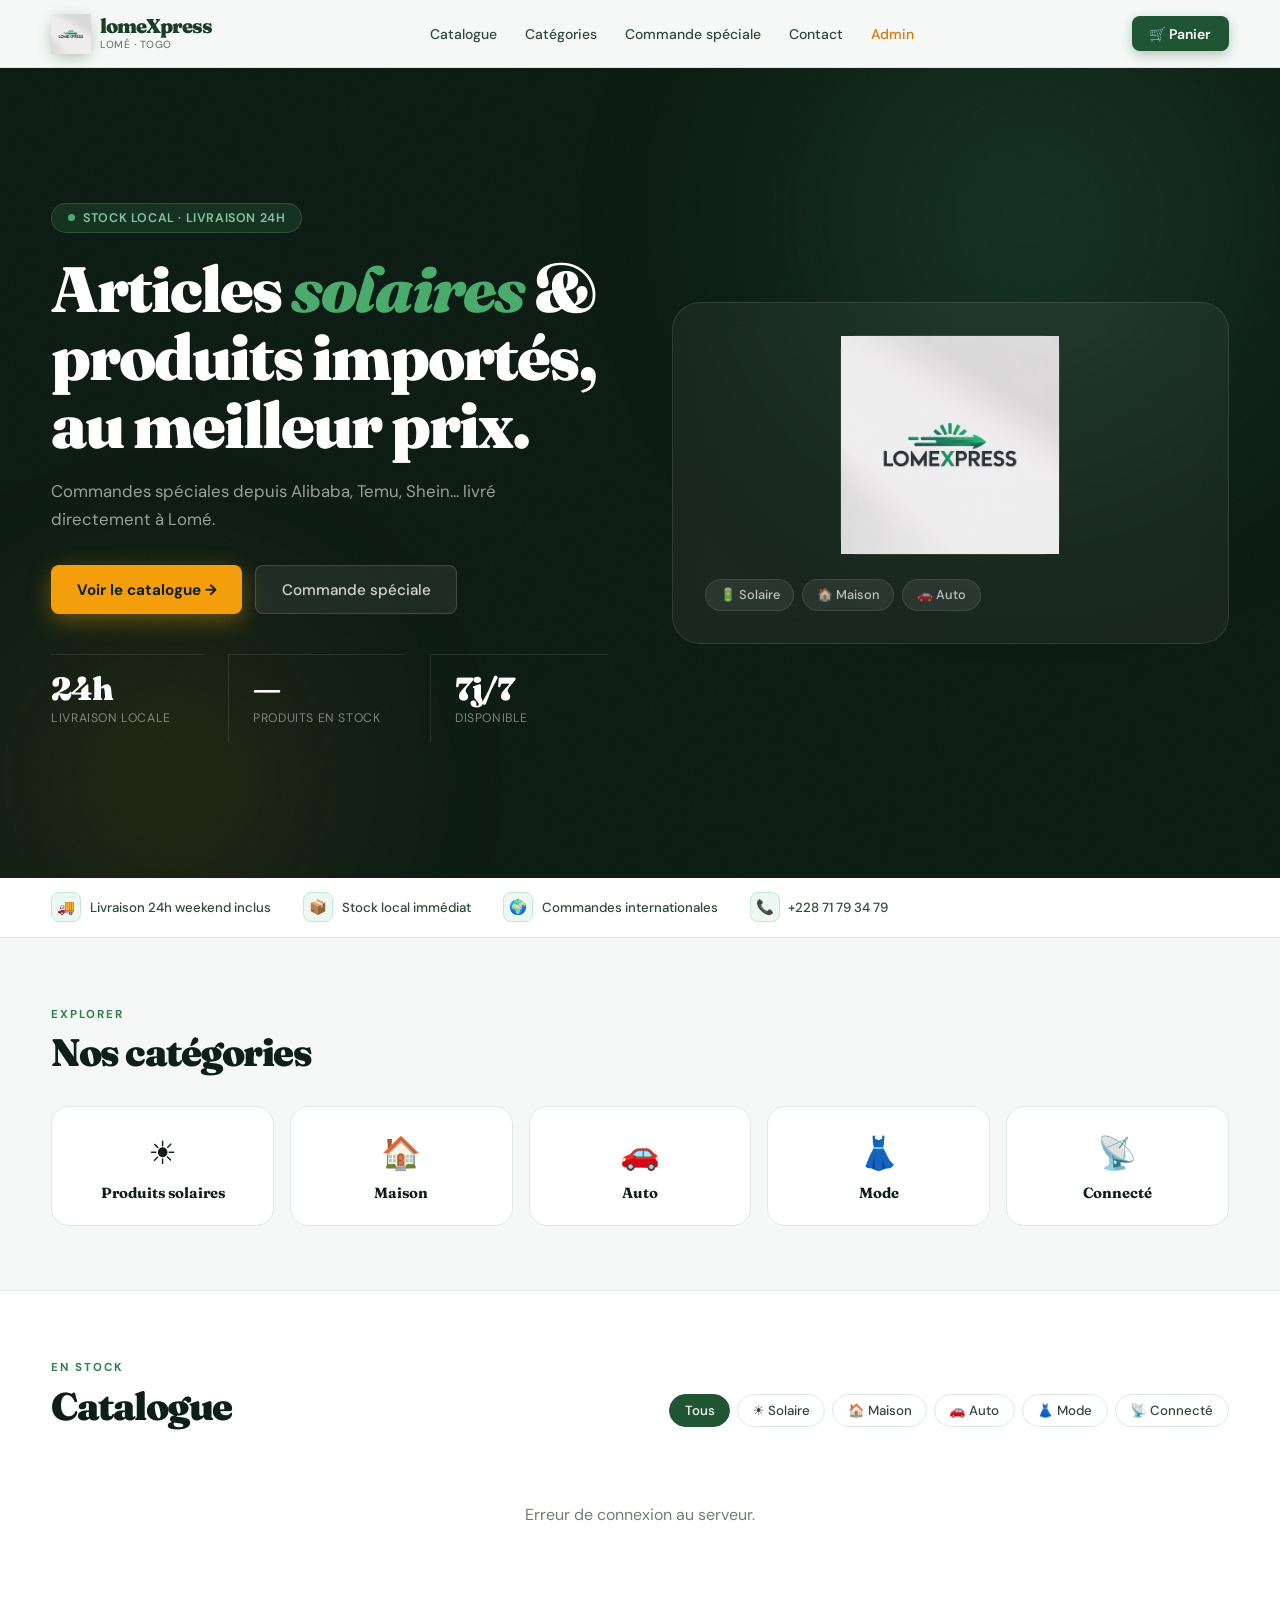
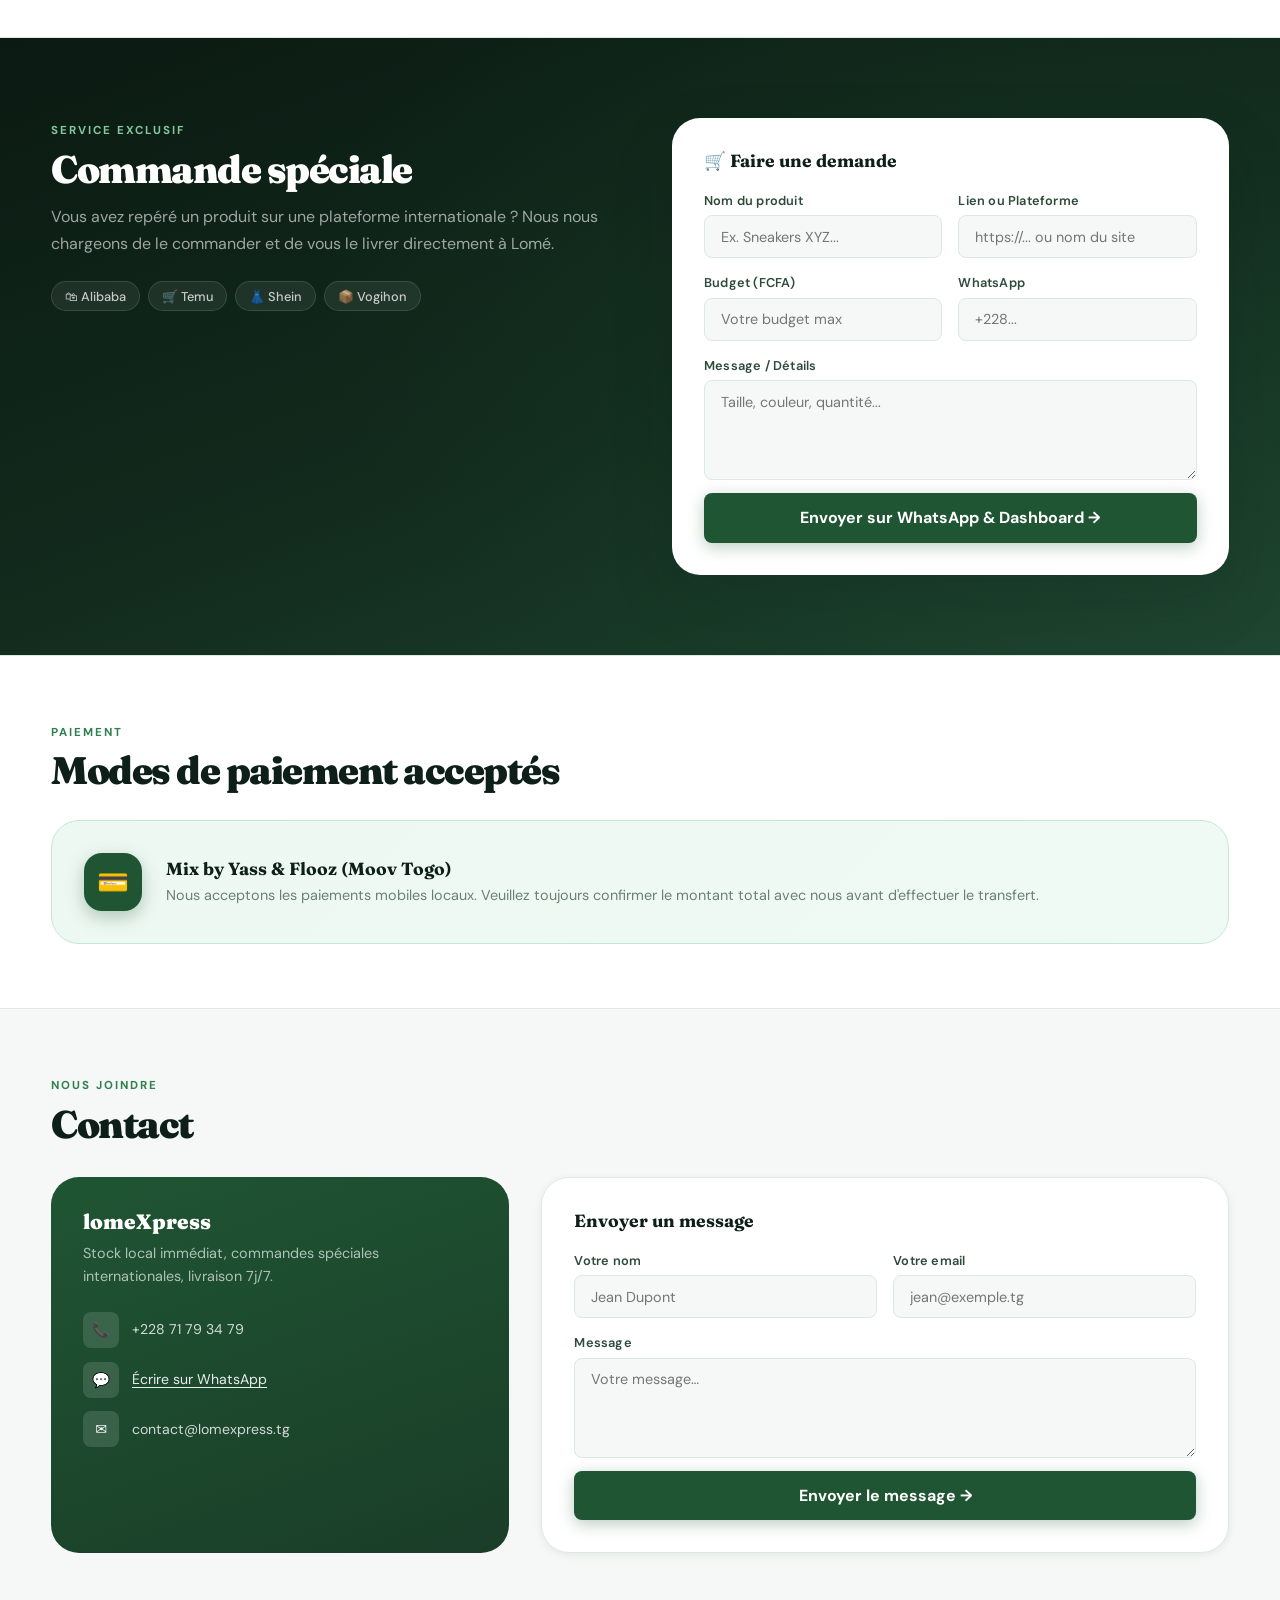
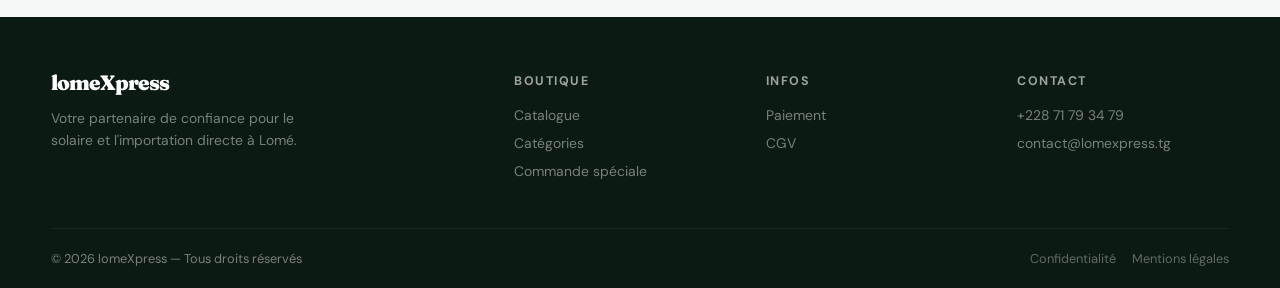
<file: index.html>
<!DOCTYPE html>
<html lang="fr">
<head>
    <meta charset="UTF-8"/>
    <meta name="viewport" content="width=device-width, initial-scale=1"/>
    <title>lomeXpress – Articles solaires &amp; produits importés</title>
    <meta name="description" content="Stock local, livraison 24h (weekend inclus), commandes spéciales depuis Alibaba, Temu, Shein..."/>
    <link rel="icon" type="image/png" href="uploads/LG4.jpeg"/>
    <link rel="apple-touch-icon" href="uploads/LG4.jpeg"/>
    <link rel="stylesheet" href="style.css"/>
</head>
<body>

<header class="site-header" id="main-header">
    <div class="container nav-inner">
        <a class="brand" href="#">
            <div class="brand-mark">
              <img src="uploads/LG4.jpeg" alt="">
            </div>
            <div>
                <span class="brand-name">lomeXpress</span>
                <span class="brand-sub">Lomé · Togo</span>
            </div>
        </a>
        <nav>
            <ul class="nav-links">
                <li><a href="#catalog">Catalogue</a></li>
                <li><a href="#categories">Catégories</a></li>
                <li><a href="#special">Commande spéciale</a></li>
                <li><a href="#contact">Contact</a></li>
                <li><a href="dashboard.html" style="color:var(--a500)">Admin</a></li>
            </ul>
        </nav>
        <div class="nav-actions">
            <button class="btn-cart" onclick="openModal('cartModal')">
                🛒 Panier
                <span class="cart-badge" id="cart-badge">0</span>
            </button>
        </div>
    </div>
</header>

<section class="hero">
    <div class="hero-grain"></div>
    <div class="container hero-inner">
        <div class="hero-text">
            <div class="hero-tag"><span class="tag-dot"></span> Stock local · Livraison 24h</div>
            <h1 class="hero-h1">Articles <em>solaires</em> &amp;<br>produits importés,<br>au meilleur prix.</h1>
            <p class="hero-lead">Commandes spéciales depuis Alibaba, Temu, Shein... livré directement à Lomé.</p>
            <div class="hero-btns">
                <a class="btn-amber" href="#catalog">Voir le catalogue →</a>
                <a class="btn-ghost" href="#special">Commande spéciale</a>
            </div>
            <div class="hero-stats">
                <div class="hero-stat">
                    <div class="stat-val">24h</div>
                    <div class="stat-lbl">Livraison locale</div>
                </div>
                <div class="hero-stat">
                    <div class="stat-val" id="hero-sku">—</div>
                    <div class="stat-lbl" id="hero-sku-lbl">Produits en stock</div>
                </div>
                <div class="hero-stat">
                    <div class="stat-val">7j/7</div>
                    <div class="stat-lbl">Disponible</div>
                </div>
            </div>
        </div>
        <div class="hero-visual">
            <div class="hero-card">
                <div class="hero-card-icon"><img src="uploads/LG4.jpeg" alt=""></div>
                <div class="hero-pills">
                    <span class="hero-pill">🔋 Solaire</span>
                    <span class="hero-pill">🏠 Maison</span>
                    <span class="hero-pill">🚗 Auto</span>
                </div>
            </div>
        </div>
    </div>
</section>

<div class="trust-bar">
    <div class="container">
        <div class="trust-list">
            <div class="trust-item"><div class="trust-icon">🚚</div> Livraison 24h weekend inclus</div>
            <div class="trust-item"><div class="trust-icon">📦</div> Stock local immédiat</div>
            <div class="trust-item"><div class="trust-icon">🌍</div> Commandes internationales</div>
            <div class="trust-item"><div class="trust-icon">📞</div> +228 71 79 34 79</div>
        </div>
    </div>
</div>

<section class="section" id="categories">
    <div class="container">
        <div class="reveal">
            <div class="section-label">Explorer</div>
            <h2 class="section-title">Nos catégories</h2>
        </div>
        <div class="cats-grid stagger" style="margin-top:2rem">
            <div class="cat-card" onclick="filterCat('solar')"><div class="cat-emoji">☀️</div><div class="cat-name">Produits solaires</div></div>
            <div class="cat-card" onclick="filterCat('home')"><div class="cat-emoji">🏠</div><div class="cat-name">Maison</div></div>
            <div class="cat-card" onclick="filterCat('car')"><div class="cat-emoji">🚗</div><div class="cat-name">Auto</div></div>
            <div class="cat-card" onclick="filterCat('fashion')"><div class="cat-emoji">👗</div><div class="cat-name">Mode</div></div>
            <div class="cat-card" onclick="filterCat('connected')"><div class="cat-emoji">📡</div><div class="cat-name">Connecté</div></div>
        </div>
    </div>
</section>

<section class="section section-alt" id="catalog">
    <div class="container">
        <div class="reveal" style="display:flex;justify-content:space-between;align-items:flex-end;gap:1rem;flex-wrap:wrap;margin-bottom:1.5rem">
            <div>
                <div class="section-label">En stock</div>
                <h2 class="section-title">Catalogue</h2>
            </div>
            <div class="filter-bar" id="filter-bar">
                <button class="filter-btn active" data-filter="all" onclick="filterProducts('all',this)">Tous</button>
                <button class="filter-btn" data-filter="solar" onclick="filterProducts('solar',this)">☀️ Solaire</button>
                <button class="filter-btn" data-filter="home" onclick="filterProducts('home',this)">🏠 Maison</button>
                <button class="filter-btn" data-filter="car" onclick="filterProducts('car',this)">🚗 Auto</button>
                <button class="filter-btn" data-filter="fashion" onclick="filterProducts('fashion',this)">👗 Mode</button>
                <button class="filter-btn" data-filter="connected" onclick="filterProducts('connected',this)">📡 Connecté</button>
            </div>
        </div>
        <div class="products-grid" id="products-grid">
            <div id="products-loading" style="grid-column:1/-1;text-align:center;padding:3rem;color:var(--muted)">Chargement...</div>
        </div>
    </div>
</section>

<section class="special-section" id="special">
  <div class="container">
    <div class="special-grid">
      <div class="special-info reveal">
        <div class="section-label">Service exclusif</div>
        <h2 class="section-title">Commande spéciale</h2>
        <p>Vous avez repéré un produit sur une plateforme internationale ? Nous nous chargeons de le commander et de vous le livrer directement à Lomé.</p>
        <div class="platform-pills">
          <span class="platform-pill">🛍 Alibaba</span>
          <span class="platform-pill">🛒 Temu</span>
          <span class="platform-pill">👗 Shein</span>
          <span class="platform-pill">📦 Vogihon</span>
        </div>
      </div>

      <div class="form-card reveal">
        <div class="form-title">🛒 Faire une demande</div>
        <form id="specialOrderForm" onsubmit="handleSpecialOrder(event)">
          <div class="form-grid">
            <div class="form-group">
              <label class="form-label">Nom du produit</label>
              <input name="product_name" class="form-input" placeholder="Ex. Sneakers XYZ..." required/>
            </div>
            <div class="form-group">
              <label class="form-label">Lien ou Plateforme</label>
              <input name="product_link" class="form-input" type="text" placeholder="https://... ou nom du site"/>
            </div>
            <div class="form-group">
              <label class="form-label">Budget (FCFA)</label>
              <input name="budget" class="form-input" type="number" placeholder="Votre budget max"/>
            </div>
            <div class="form-group">
              <label class="form-label">WhatsApp</label>
              <input name="client_phone" class="form-input" placeholder="+228..." required/>
            </div>
            <div class="form-group full">
              <label class="form-label">Message / Détails</label>
              <textarea name="details" class="form-textarea" placeholder="Taille, couleur, quantité..."></textarea>
            </div>
          </div>
          <button class="btn-submit" type="submit">Envoyer sur WhatsApp & Dashboard →</button>
        </form>
      </div>
    </div>
  </div>
</section>

<section class="section section-alt" id="payment">
  <div class="container">
    <div class="reveal" style="margin-bottom:1.8rem">
      <div class="section-label">Paiement</div>
      <h2 class="section-title">Modes de paiement acceptés</h2>
    </div>
    <div class="payment-card reveal">
      <div class="payment-icon">💳</div>
      <div class="payment-text">
        <h3>Mix by Yass & Flooz (Moov Togo)</h3>
        <p>Nous acceptons les paiements mobiles locaux. Veuillez toujours confirmer le montant total avec nous avant d'effectuer le transfert.</p>
      </div>
    </div>
  </div>
</section>

<section class="section" id="contact">
  <div class="container">
    <div class="reveal" style="margin-bottom:2rem">
      <div class="section-label">Nous joindre</div>
      <h2 class="section-title">Contact</h2>
    </div>
    <div class="contact-grid">
      <div class="contact-info-card reveal">
        <h3>lomeXpress</h3>
        <p>Stock local immédiat, commandes spéciales internationales, livraison 7j/7.</p>
        <div class="contact-item">
          <div class="contact-icon">📞</div>
          <div class="contact-text">+228 71 79 34 79</div>
        </div>
        <div class="contact-item">
          <div class="contact-icon">💬</div>
          <div class="contact-text">
            <a href="https://wa.me/22871793479" target="_blank">Écrire sur WhatsApp</a>
          </div>
        </div>
        <div class="contact-item">
          <div class="contact-icon">✉️</div>
          <div class="contact-text">contact@lomexpress.tg</div>
        </div>
      </div>

      <div class="contact-form-card reveal">
        <div class="form-title">Envoyer un message</div>
        <form onsubmit="handleContact(event)">
          <div class="form-grid">
            <div class="form-group">
              <label class="form-label">Votre nom</label>
              <input class="form-input" placeholder="Jean Dupont" required/>
            </div>
            <div class="form-group">
              <label class="form-label">Votre email</label>
              <input class="form-input" type="email" placeholder="jean@exemple.tg" required/>
            </div>
            <div class="form-group full">
              <label class="form-label">Message</label>
              <textarea class="form-textarea" placeholder="Votre message…" required></textarea>
            </div>
          </div>
          <button class="btn-submit" type="submit">Envoyer le message →</button>
        </form>
      </div>
    </div>
  </div>
</section>



<footer class="site-footer">
  <div class="container">

    <!-- Partie haute -->
    <div class="footer-top">
      <div class="footer-brand">
        <span class="brand-name">lomeXpress</span>
        <p>Votre partenaire de confiance pour le solaire et l'importation directe à Lomé.</p>
      </div>

      <div class="footer-col">
        <h4>Boutique</h4>
        <ul>
          <li><a href="#catalog">Catalogue</a></li>
          <li><a href="#categories">Catégories</a></li>
          <li><a href="#special">Commande spéciale</a></li>
        </ul>
      </div>

      <div class="footer-col">
        <h4>Infos</h4>
        <ul>
          <li><a href="#payment">Paiement</a></li>
          <li><a href="#">CGV</a></li>
        </ul>
      </div>

      <div class="footer-col">
        <h4>Contact</h4>
        <ul>
          <li><a href="tel:+22871793479">+228 71 79 34 79</a></li>
          <li><a href="mailto:contact@lomexpress.tg">contact@lomexpress.tg</a></li>
        </ul>
      </div>
    </div>

    <!-- Partie basse -->
    <div class="footer-bottom">
      <span>© <span id="footer-year"></span> lomeXpress — Tous droits réservés</span>
      <div class="footer-links">
        <a href="#">Confidentialité</a>
        <a href="#">Mentions légales</a>
      </div>
    </div>

  </div>
</footer>

<div class="modal-overlay" id="productModal">
    <div class="modal-panel">
        <div class="modal-head">
            <strong id="modal-name">Produit</strong>
            <button class="modal-close" onclick="closeModal('productModal')">✕</button>
        </div>
        <div class="modal-body">
            <div id="modal-media-container" class="product-media-slider">
                </div>
            <div class="product-price" id="modal-price" style="font-size:1.5rem;margin-bottom:.6rem">—</div>
            <p id="modal-desc" style="color:var(--muted);font-size:.92rem;line-height:1.6;margin-bottom:1.2rem">—</p>
            <div style="display:flex;gap:.6rem;flex-wrap:wrap">
                <button class="btn-add" id="modal-cart-btn" style="flex:1">Ajouter au panier</button>
                <button class="btn-view-sm" onclick="closeModal('productModal')">Fermer</button>
            </div>
        </div>
    </div>
</div>

<div class="modal-overlay" id="cartModal">
    <div class="modal-panel">
        <div class="modal-head"><strong>Votre panier</strong><button class="modal-close" onclick="closeModal('cartModal')">✕</button></div>
        <div class="modal-body">
            <div id="cart-items"></div>
            <div id="cart-footer" style="display:none;padding-top:1rem;border-top:1px solid var(--border);margin-top:.5rem">
                <div style="display:flex;justify-content:space-between;font-weight:700;margin-bottom:1rem">
                    <span>Total</span><span id="cart-total" style="color:var(--g600)">0 FCFA</span>
                </div>
                <button class="btn-submit" onclick="checkout()">Commander sur WhatsApp →</button>
            </div>
        </div>
    </div>
</div>

<div class="toast" id="toast"><span id="toast-icon">✅</span> <span id="toast-msg"></span></div>

<script src="scripts.js"></script>

</body>
</html>
</file>
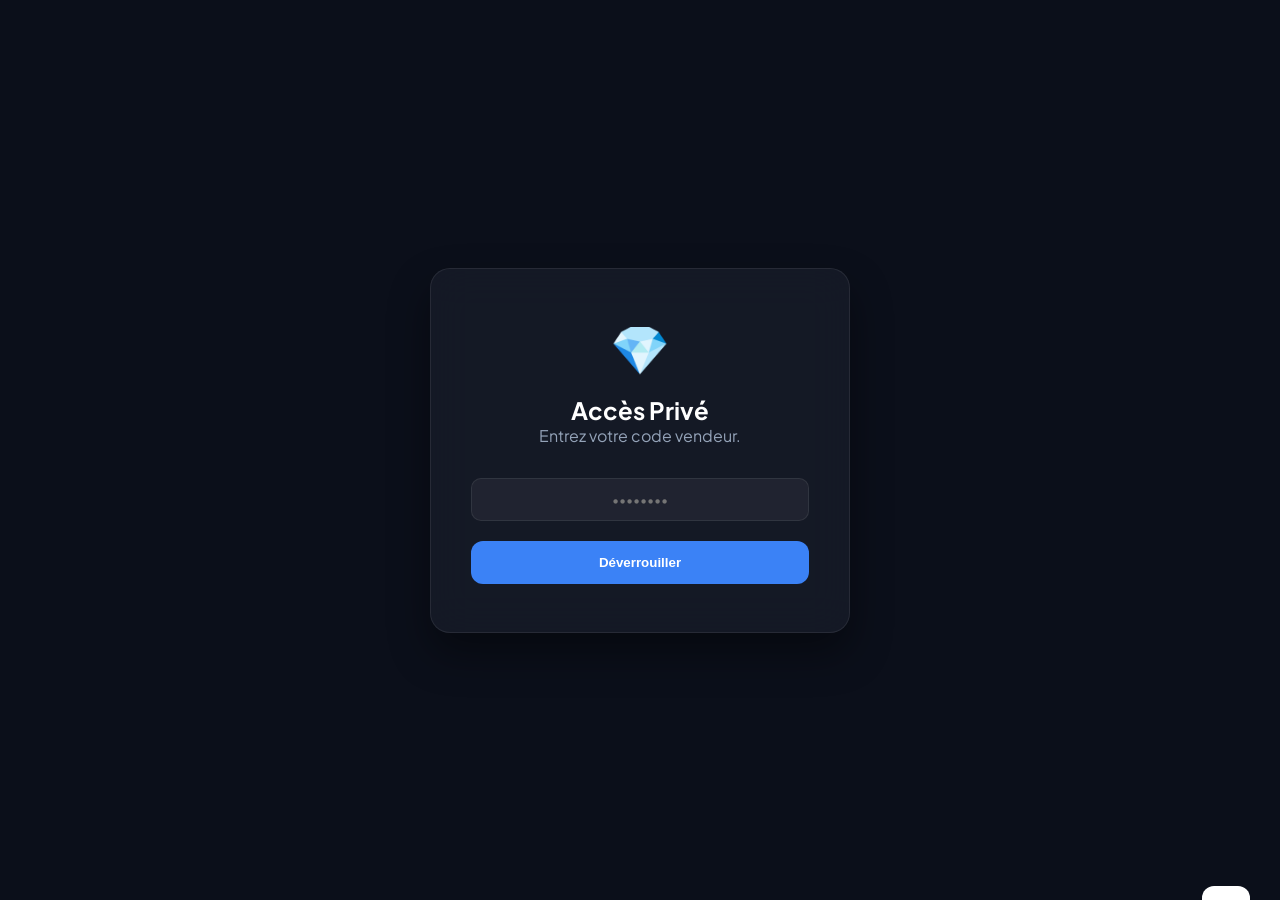
<file: dashboard.html>
<!DOCTYPE html>
<html lang="fr">
<head>
  <meta charset="UTF-8"/>
  <meta name="viewport" content="width=device-width, initial-scale=1"/>
  <title>lomeXpress — Admin</title>
  <link rel="icon" type="image/png" href="uploads/LG4.jpeg"/>
  <link rel="apple-touch-icon" href="uploads/LG4.jpeg"/>
  
  <link rel="preconnect" href="https://fonts.googleapis.com">
  <link href="https://fonts.googleapis.com/css2?family=Plus+Jakarta+Sans:wght@300;400;600;800&display=swap" rel="stylesheet">

  <style>
    /* ═══════════════════════════════════════════════════════
       DESIGN SYSTEM (Style Original Conservé)
    ═══════════════════════════════════════════════════════ */
    :root {
      --bg: #0b0f1a;
      --surface: rgba(23, 28, 41, 0.8);
      --border: rgba(255, 255, 255, 0.08);
      --accent: #3b82f6;
      --accent-glow: rgba(59, 130, 246, 0.3);
      --ink: #ffffff;
      --ink-muted: #94a3b8;
      --danger: #ef4444;
      --r-lg: 20px;
      --r-md: 12px;
    }

    * { margin: 0; padding: 0; box-sizing: border-box; }
    body { font-family: 'Plus Jakarta Sans', sans-serif; background: var(--bg); color: var(--ink); overflow-x: hidden; min-height: 100vh; }

    .bg-glow {
      position: fixed; top: -10%; left: -10%; width: 40%; height: 40%;
      background: radial-gradient(circle, var(--accent-glow) 0%, transparent 70%);
      filter: blur(80px); z-index: -1; animation: float 10s infinite alternate;
    }
    @keyframes float { from { transform: translate(0,0); } to { transform: translate(20%, 20%); } }

    /* ══ LOGIN ═══════════════════════ */
    .login-screen { position: fixed; inset: 0; z-index: 1000; display: flex; align-items: center; justify-content: center; background: var(--bg); padding: 20px; }
    .login-card { background: var(--surface); backdrop-filter: blur(20px); border: 1px solid var(--border); padding: 3rem 2.5rem; border-radius: var(--r-lg); width: 100%; max-width: 420px; text-align: center; box-shadow: 0 20px 40px rgba(0,0,0,0.4); animation: reveal 0.6s cubic-bezier(0.2, 0.8, 0.2, 1); }
    @keyframes reveal { from { opacity: 0; transform: translateY(20px); } to { opacity: 1; transform: translateY(0); } }

    /* ══ LAYOUT ══════════════════════════════════ */
    .dash-container { display: none; padding-top: 80px; }
    header { position: fixed; top: 0; width: 100%; height: 70px; background: rgba(11, 15, 26, 0.7); backdrop-filter: blur(15px); border-bottom: 1px solid var(--border); z-index: 500; display: flex; align-items: center; }
    .header-content { width: 100%; max-width: 1200px; margin: 0 auto; padding: 0 24px; display: flex; justify-content: space-between; align-items: center; }
    .brand { font-weight: 800; font-size: 1.2rem; }
    .brand span { color: var(--accent); }

    .dash-nav { display: flex; gap: 8px; background: rgba(255,255,255,0.03); padding: 5px; border-radius: 12px; }
    .nav-btn { padding: 8px 16px; border: none; background: none; color: var(--ink-muted); font-weight: 600; font-size: 0.85rem; cursor: pointer; border-radius: 8px; transition: 0.3s; }
    .nav-btn.active { background: var(--accent); color: white; box-shadow: 0 4px 12px var(--accent-glow); }

    .main-grid { max-width: 1200px; margin: 0 auto; padding: 24px; }

    /* KPI Cards */
    .stats-row { display: grid; grid-template-columns: repeat(auto-fit, minmax(240px, 1fr)); gap: 20px; margin-bottom: 32px; }
    .stat-card { background: var(--surface); border: 1px solid var(--border); padding: 24px; border-radius: var(--r-md); }
    .stat-card h4 { font-size: 0.75rem; color: var(--ink-muted); text-transform: uppercase; letter-spacing: 1px; }
    .stat-card .val { font-size: 2.2rem; font-weight: 800; margin-top: 8px; }

    /* Tables & Cards */
    .glass-card { background: var(--surface); border: 1px solid var(--border); border-radius: var(--r-lg); padding: 24px; margin-bottom: 24px; animation: reveal 0.8s ease; }
    .tab-content { display: none; }
    .tab-content.active { display: block; }

    .img-preview-sm { width: 45px; height: 45px; border-radius: 8px; object-fit: cover; background: #000; border: 1px solid var(--border); }
    table { width: 100%; border-collapse: collapse; margin-top: 16px; }
    th { text-align: left; padding: 12px; color: var(--ink-muted); font-size: 0.75rem; text-transform: uppercase; border-bottom: 1px solid var(--border); }
    td { padding: 12px; border-bottom: 1px solid var(--border); font-size: 0.9rem; vertical-align: middle; }

    .form-group { margin-bottom: 20px; }
    .form-label { display: block; margin-bottom: 8px; font-size: 0.85rem; color: var(--ink-muted); }
    .form-input, .form-select, .form-textarea { width: 100%; background: rgba(255,255,255,0.05); border: 1px solid var(--border); padding: 12px; border-radius: 10px; color: white; font-family: inherit; }

    .btn-submit { width: 100%; padding: 14px; background: var(--accent); color: white; border: none; border-radius: 12px; font-weight: 700; cursor: pointer; transition: 0.3s; }
    .btn-submit:hover { transform: translateY(-2px); box-shadow: 0 8px 20px var(--accent-glow); }

    /* Modal Suppression */
    .modal { position: fixed; inset: 0; z-index: 2000; background: rgba(0,0,0,0.8); backdrop-filter: blur(10px); display: none; align-items: center; justify-content: center; padding: 20px; }
    .modal-card { background: var(--surface); border: 1px solid var(--border); padding: 2.5rem; border-radius: var(--r-lg); max-width: 400px; width: 100%; text-align: center; }

    .toast { position: fixed; bottom: 30px; right: 30px; background: white; color: black; padding: 16px 24px; border-radius: 12px; font-weight: 700; transform: translateY(150%); transition: 0.4s; z-index: 3000; }
    .toast.show { transform: translateY(0); }

    .qty-badge { background: #1e293b; padding: 4px 10px; border-radius: 20px; border: 1px solid var(--border); font-weight: 800; }
    .btn-action { background: none; border: 1px solid var(--border); color: white; padding: 6px 10px; border-radius: 6px; cursor: pointer; }
  </style>
</head>
<body>

  <div class="bg-glow"></div>

  <div id="login-screen" class="login-screen">
    <div class="login-card">
      <div style="font-size: 3rem; margin-bottom: 1rem;">💎</div>
      <h2>Accès Privé</h2>
      <p style="color: var(--ink-muted); margin-bottom: 2rem;">Entrez votre code vendeur.</p>
      <input type="password" id="login-code" class="form-input" placeholder="••••••••" style="text-align:center; margin-bottom:20px;">
      <button class="btn-submit" onclick="doLogin()">Déverrouiller</button>
    </div>
  </div>

  <div id="dashboard-ui" class="dash-container">
    <header>
      <div class="header-content">
        <div class="brand">LOME<span>XPRESS</span></div>
        <nav class="dash-nav">
          <button class="nav-btn active" onclick="switchTab('overview', this)">📊 Stats</button>
          <button class="nav-btn" onclick="switchTab('inventory', this)">📦 Stock</button>
          <button class="nav-btn" onclick="switchTab('publish', this)">➕ Ajouter</button>
          <button class="nav-btn" onclick="switchTab('config', this)">⚙️ Config</button>
        </nav>
        <button onclick="doLogout()" style="background:none; border:none; color:var(--accent); font-weight:700; cursor:pointer;">Quitter</button>
      </div>
    </header>

    <main class="main-grid">
      <section id="tab-overview" class="tab-content active">
        <div class="stats-row">
          <div class="stat-card"><h4>Produits</h4><div class="val" id="stat-total">0</div></div>
          <div class="stat-card"><h4>Rupture</h4><div class="val" id="stat-out" style="color:var(--danger)">0</div></div>
          <div class="stat-card"><h4>Stock Faible</h4><div class="val" id="stat-low" style="color:#f59e0b">0</div></div>
        </div>
        <div class="glass-card">
          <h3>Dernière Activité</h3>
          <p id="last-log" style="color:var(--ink-muted); margin-top:15px;">Dashboard prêt pour la gestion.</p>
        </div>
      </section>

      <section id="tab-inventory" class="tab-content">
        <div class="glass-card">
          <div style="display:flex; justify-content:space-between; align-items:center; margin-bottom:20px;">
            <h3>Inventaire</h3>
            <input type="text" placeholder="Chercher..." id="search-input" class="form-input" style="width:200px;" oninput="filterTable()">
          </div>
          <div style="overflow-x:auto;">
            <table>
              <thead>
                <tr><th>Image</th><th>Nom</th><th>Prix</th><th>Stock</th><th>Actions</th></tr>
              </thead>
              <tbody id="inventory-body"></tbody>
            </table>
          </div>
        </div>
      </section>

      <section id="tab-publish" class="tab-content">
        <div class="glass-card" style="max-width: 700px; margin: 0 auto;">
          <h3 id="form-title">Ajouter au catalogue</h3>
          <form id="product-form" onsubmit="handleSave(event)" style="margin-top:20px;">
            <input type="hidden" id="edit-id">
            <div class="form-group"><label class="form-label">Nom</label><input type="text" id="pub-name" class="form-input" required></div>
            <div style="display:grid; grid-template-columns: 1fr 1fr; gap:15px;">
              <div class="form-group"><label class="form-label">Prix (F)</label><input type="number" id="pub-price" class="form-input" required></div>
              <div class="form-group"><label class="form-label">Quantité</label><input type="number" id="pub-qty" class="form-input" required></div>
            </div>
            <div class="form-group">
              <label class="form-label">Catégorie</label>
              <select id="pub-cat" class="form-select">
                <option value="solar">☀️ Solaire</option><option value="home">🏠 Maison</option>
                <option value="car">🚗 Auto</option><option value="fashion">👗 Mode</option>
                <option value="connected">📡 Connecté</option>
              </select>
            </div>
            <div class="form-group"><label class="form-label">Description</label><textarea id="pub-desc" class="form-textarea" rows="3"></textarea></div>
            <div class="form-group"><label class="form-label">Médias</label><input type="file" id="pub-files" class="form-input" multiple accept="image/*"></div>
            <button type="submit" class="btn-submit" id="save-btn">Enregistrer</button>
          </form>
        </div>
      </section>

      <section id="tab-config" class="tab-content">
        <div class="glass-card" style="max-width: 450px; margin: 0 auto; text-align: center;">
          <div style="font-size: 2.5rem; margin-bottom: 1rem;">⚙️</div>
          <h3>Sécurité</h3>
          <p style="color: var(--ink-muted); margin-bottom: 2rem;">Changer votre code d'accès.</p>
          <input type="text" id="new-seller-code" class="form-input" placeholder="Nouveau code" style="margin-bottom:20px;">
          <button class="btn-submit" onclick="updateAccessCode()">Mettre à jour</button>
        </div>
      </section>
    </main>
  </div>

  <div id="del-modal" class="modal">
    <div class="modal-card">
      <div style="font-size: 3rem; margin-bottom: 1rem;">⚠️</div>
      <h3>Confirmer la suppression ?</h3>
      <div style="display:flex; gap:10px; margin-top: 2rem;">
        <button class="btn-submit" style="background:rgba(255,255,255,0.1);" onclick="closeDelModal()">Annuler</button>
        <button class="btn-submit" style="background:var(--danger);" id="confirm-del-btn">Supprimer</button>
      </div>
    </div>
  </div>

  <div id="toast" class="toast"><span id="toast-msg"></span></div>

  <script>
    const API = 'api.php';
    let SELLER_CODE = localStorage.getItem('LX_SELLER_CODE') || 'HOSTINGER2026';
    const SESSION_KEY = 'lx_session_auth';
    let products = [];
    let idToDelete = null;

    function doLogin() {
      if(document.getElementById('login-code').value === SELLER_CODE) {
        sessionStorage.setItem(SESSION_KEY, 'true');
        initDash();
      } else { showToast('Code erroné ❌'); }
    }
    function doLogout() { sessionStorage.removeItem(SESSION_KEY); location.reload(); }

    function initDash() {
      document.getElementById('login-screen').style.display = 'none';
      document.getElementById('dashboard-ui').style.display = 'block';
      loadProducts();
    }

    function switchTab(id, btn) {
      document.querySelectorAll('.tab-content').forEach(t => t.classList.remove('active'));
      document.querySelectorAll('.nav-btn').forEach(b => b.classList.remove('active'));
      document.getElementById('tab-' + id).classList.add('active');
      btn.classList.add('active');
    }

    function updateAccessCode() {
      const val = document.getElementById('new-seller-code').value.trim();
      if(val.length < 4) return showToast('Code trop court !');
      localStorage.setItem('LX_SELLER_CODE', val);
      SELLER_CODE = val;
      showToast('Code mis à jour ! ✅');
    }

    async function loadProducts() {
      try {
        const res = await fetch(`${API}?action=list`);
        const data = await res.json();
        if(data.ok) { products = data.products; renderAll(); }
      } catch(e) { showToast('Erreur API'); }
    }

    function renderAll() {
      // Maj Stats
      document.getElementById('stat-total').textContent = products.length;
      document.getElementById('stat-out').textContent = products.filter(p => p.qty <= 0).length;
      document.getElementById('stat-low').textContent = products.filter(p => p.qty > 0 && p.qty <= 5).length;

      // Maj Tableau
      const body = document.getElementById('inventory-body');
      body.innerHTML = products.slice().reverse().map(p => {
        let imgSrc = (p.media && p.media.length > 0) ? p.media[0].src : 'https://placehold.co/100x100/111/white?text=No+Img';
        return `
          <tr>
            <td><img src="${imgSrc}" class="img-preview-sm" onerror="this.src='https://placehold.co/100x100/111/white?text=Error'"></td>
            <td><strong>${p.name}</strong><br><small style="color:var(--ink-muted)">${p.category}</small></td>
            <td>${p.price.toLocaleString()} F</td>
            <td><span class="qty-badge">${p.qty}</span></td>
            <td>
              <button class="btn-action" onclick="editProduct('${p.id}')">✏️</button>
              <button class="btn-action" onclick="openDelModal('${p.id}')" style="color:var(--danger)">🗑️</button>
            </td>
          </tr>
        `;
      }).join('');
    }

    async function handleSave(e) {
      e.preventDefault();
      const btn = document.getElementById('save-btn');
      btn.disabled = true; btn.textContent = 'Envoi...';

      const fd = new FormData();
      fd.append('action', 'save');
      fd.append('code', SELLER_CODE);
      fd.append('id', document.getElementById('edit-id').value);
      fd.append('name', document.getElementById('pub-name').value);
      fd.append('price', document.getElementById('pub-price').value);
      fd.append('qty', document.getElementById('pub-qty').value);
      fd.append('category', document.getElementById('pub-cat').value);
      fd.append('desc', document.getElementById('pub-desc').value);

      const files = document.getElementById('pub-files').files;
      for(let i=0; i<files.length; i++) fd.append('images[]', files[i]);

      const res = await fetch(API, { method: 'POST', body: fd });
      const data = await res.json();
      if(data.ok) {
        showToast('Enregistré ! ✨');
        resetForm(); loadProducts();
        switchTab('overview', document.querySelector('.nav-btn'));
      }
      btn.disabled = false; btn.textContent = 'Enregistrer';
    }

    function openDelModal(id) { idToDelete = id; document.getElementById('del-modal').style.display = 'flex'; }
    function closeDelModal() { document.getElementById('del-modal').style.display = 'none'; }
    document.getElementById('confirm-del-btn').onclick = async () => {
      const fd = new FormData();
      fd.append('action', 'delete'); fd.append('code', SELLER_CODE); fd.append('id', idToDelete);
      await fetch(API, { method:'POST', body:fd });
      closeDelModal(); loadProducts(); showToast('Supprimé');
    };

    function editProduct(id) {
      const p = products.find(x => x.id === id);
      document.getElementById('edit-id').value = p.id;
      document.getElementById('pub-name').value = p.name;
      document.getElementById('pub-price').value = p.price;
      document.getElementById('pub-qty').value = p.qty;
      document.getElementById('pub-desc').value = p.desc;
      document.getElementById('pub-cat').value = p.category;
      document.getElementById('form-title').textContent = 'Modifier : ' + p.name;
      switchTab('publish', document.querySelectorAll('.nav-btn')[2]);
    }

    function resetForm() { document.getElementById('product-form').reset(); document.getElementById('edit-id').value = ''; document.getElementById('form-title').textContent = 'Ajouter au catalogue'; }
    function showToast(m) { const t = document.getElementById('toast'); document.getElementById('toast-msg').textContent = m; t.classList.add('show'); setTimeout(() => t.classList.remove('show'), 3000); }
    function filterTable() { const val = document.getElementById('search-input').value.toLowerCase(); document.querySelectorAll('#inventory-body tr').forEach(r => r.style.display = r.innerText.toLowerCase().includes(val) ? '' : 'none'); }

    if(sessionStorage.getItem(SESSION_KEY)) initDash();
  </script>
</body>
</html>
</file>
<file: style.css>
/* ═══════════════════════════════════════════════════════════════
   lomeXpress — style.css
   Palette : vert forêt + ambre + blanc ivoire
   Typographie : Fraunces (display) + DM Sans (body)
═══════════════════════════════════════════════════════════════ */

@import url('https://fonts.googleapis.com/css2?family=Fraunces:ital,opsz,wght@0,9..144,300;0,9..144,700;0,9..144,900;1,9..144,400&family=DM+Sans:ital,opsz,wght@0,9..40,300;0,9..40,400;0,9..40,500;0,9..40,600;1,9..40,300&display=swap');

/* ── tokens ───────────────────────────────────────────────── */
:root {
  --g900: #0b1a12;
  --g800: #122b1d;
  --g700: #1a3d28;
  --g600: #1f5533;
  --g500: #276b40;
  --g400: #2e8050;
  --g300: #4aab6d;
  --g200: #83c89d;
  --g100: #c2e8cf;
  --g50:  #eef8f2;

  --a500: #d97706;
  --a400: #f59e0b;
  --a300: #fbbf24;
  --a100: #fde68a;
  --a50:  #fffbeb;

  --ink:    #0d1f18;
  --ink2:   #2d4a3a;
  --muted:  #6b8070;
  --border: #dce9e2;
  --bg:     #f5f8f6;
  --surface:#ffffff;

  --r-xs: 8px;
  --r-sm: 12px;
  --r-md: 18px;
  --r-lg: 28px;

  --sh-sm: 0 2px 8px rgba(11,26,18,.07);
  --sh-md: 0 8px 28px rgba(11,26,18,.10);
  --sh-lg: 0 24px 64px rgba(11,26,18,.14);

  --font-head: 'Fraunces', Georgia, serif;
  --font-body: 'DM Sans', system-ui, sans-serif;

  --nav-h: 68px;
  --ease: cubic-bezier(.22,.68,0,1.2);
}

/* ── reset ────────────────────────────────────────────────── */
*, *::before, *::after { box-sizing: border-box; margin: 0; padding: 0; }
html { scroll-behavior: smooth; font-size: 16px; }
body {
  font-family: var(--font-body);
  color: var(--ink);
  background: var(--bg);
  overflow-x: hidden;
  -webkit-font-smoothing: antialiased;
}
a { color: inherit; text-decoration: none; }
img, video { max-width: 100%; display: block; }
button { font-family: inherit; }
input, textarea, select { font-family: inherit; }

/* ── scrollbar ────────────────────────────────────────────── */
::-webkit-scrollbar { width: 5px; }
::-webkit-scrollbar-track { background: transparent; }
::-webkit-scrollbar-thumb { background: var(--g300); border-radius: 99px; }

/* ── container ────────────────────────────────────────────── */
.container { width: min(1180px, 92%); margin: 0 auto; }

/* ══════════════════════════════════════════════════════════════
   HEADER
══════════════════════════════════════════════════════════════ */
.site-header {
  position: sticky; top: 0; z-index: 200;
  height: var(--nav-h);
  background: rgba(245,248,246,.88);
  backdrop-filter: blur(18px) saturate(160%);
  -webkit-backdrop-filter: blur(18px) saturate(160%);
  border-bottom: 1px solid var(--border);
  transition: box-shadow .3s;
}
.site-header.scrolled { box-shadow: var(--sh-md); }

.nav-inner {
  display: flex; align-items: center;
  justify-content: space-between;
  height: 100%; gap: 1rem;
}

.brand {
  display: flex; align-items: center; gap: .55rem;
  flex-shrink: 0;
}
.brand-mark {
  width: 40px; height: 40px;
  background: linear-gradient(140deg, var(--g700), var(--g400));
  border-radius: var(--r-sm);
  display: grid; place-items: center;
  font-size: 1.15rem;
  box-shadow: 0 4px 14px rgba(30,90,55,.3);
  transition: transform .3s var(--ease);
}
.brand:hover .brand-mark { transform: rotate(-6deg) scale(1.08); }
.brand-name {
  font-family: var(--font-head);
  font-weight: 900;
  font-size: 1.25rem;
  color: var(--g700);
  letter-spacing: -1px;
  line-height: 1;
}
.brand-sub {
  display: block;
  font-family: var(--font-body);
  font-size: .65rem;
  font-weight: 500;
  color: var(--muted);
  letter-spacing: .5px;
  text-transform: uppercase;
}

.nav-links {
  display: flex; align-items: center; gap: .15rem;
  list-style: none;
}
.nav-links a {
  display: block;
  padding: .5rem .8rem;
  border-radius: var(--r-xs);
  font-size: .875rem;
  font-weight: 500;
  color: var(--ink2);
  transition: background .2s, color .2s;
}
.nav-links a:hover { background: var(--g50); color: var(--g600); }

.nav-actions {
  display: flex; align-items: center; gap: .6rem;
}

.btn-cart {
  position: relative;
  display: flex; align-items: center; gap: .45rem;
  background: var(--g600);
  color: #fff;
  padding: .55rem 1.1rem;
  border-radius: var(--r-xs);
  border: none; cursor: pointer;
  font-size: .875rem; font-weight: 600;
  transition: background .2s, transform .15s, box-shadow .2s;
  box-shadow: 0 4px 12px rgba(31,85,51,.3);
}
.btn-cart:hover {
  background: var(--g700);
  transform: translateY(-1px);
  box-shadow: 0 6px 18px rgba(31,85,51,.35);
}
.cart-badge {
  position: absolute; top: -7px; right: -7px;
  width: 20px; height: 20px;
  background: var(--a400);
  color: var(--ink);
  font-size: .65rem; font-weight: 700;
  border-radius: 50%;
  display: none; place-items: center;
  border: 2px solid var(--surface);
  animation: pop .3s var(--ease) both;
}
@keyframes pop {
  from { transform: scale(0); }
  to   { transform: scale(1); }
}

/* ══════════════════════════════════════════════════════════════
   HERO
══════════════════════════════════════════════════════════════ */
.hero {
  min-height: 90vh;
  background: var(--g900);
  position: relative;
  overflow: hidden;
  display: flex; align-items: center;
}

/* Organic background blobs */
.hero::before, .hero::after {
  content: '';
  position: absolute;
  border-radius: 50%;
  filter: blur(80px);
  pointer-events: none;
}
.hero::before {
  width: 700px; height: 700px;
  background: radial-gradient(circle, rgba(46,128,80,.28) 0%, transparent 70%);
  top: -200px; right: -100px;
  animation: drift 12s ease-in-out infinite alternate;
}
.hero::after {
  width: 500px; height: 500px;
  background: radial-gradient(circle, rgba(245,158,11,.12) 0%, transparent 70%);
  bottom: -150px; left: -80px;
  animation: drift 16s ease-in-out infinite alternate-reverse;
}
@keyframes drift {
  from { transform: translate(0, 0) scale(1); }
  to   { transform: translate(40px, 30px) scale(1.1); }
}

/* Grain texture overlay */
.hero-grain {
  position: absolute; inset: 0;
  background-image: url("data:image/svg+xml,%3Csvg xmlns='http://www.w3.org/2000/svg' width='300' height='300'%3E%3Cfilter id='n'%3E%3CfeTurbulence type='fractalNoise' baseFrequency='.85' numOctaves='4'/%3E%3C/filter%3E%3Crect width='300' height='300' filter='url(%23n)' opacity='.035'/%3E%3C/svg%3E");
  pointer-events: none; z-index: 1;
}

.hero-inner {
  position: relative; z-index: 2;
  display: grid;
  grid-template-columns: 1fr 1fr;
  gap: 4rem;
  align-items: center;
  padding: 5rem 0;
}

.hero-tag {
  display: inline-flex; align-items: center; gap: .5rem;
  background: rgba(74,171,109,.15);
  border: 1px solid rgba(74,171,109,.3);
  color: var(--g200);
  padding: .38rem 1rem;
  border-radius: 99px;
  font-size: .78rem;
  font-weight: 600;
  letter-spacing: .6px;
  text-transform: uppercase;
  margin-bottom: 1.4rem;
  animation: fadeUp .6s var(--ease) both;
}
.tag-dot {
  width: 7px; height: 7px;
  background: var(--g300);
  border-radius: 50%;
  animation: pulse-dot 2.2s ease-in-out infinite;
}
@keyframes pulse-dot {
  0%,100% { opacity: 1; transform: scale(1); }
  50%      { opacity: .4; transform: scale(1.5); }
}

.hero-h1 {
  font-family: var(--font-head);
  font-size: clamp(2.4rem, 5.5vw, 4rem);
  font-weight: 900;
  line-height: 1.06;
  letter-spacing: -2px;
  color: #fff;
  margin-bottom: 1.2rem;
  animation: fadeUp .6s .1s var(--ease) both;
}
.hero-h1 em {
  font-style: italic;
  color: var(--g300);
}

.hero-lead {
  color: rgba(255,255,255,.58);
  font-size: 1.05rem;
  line-height: 1.65;
  max-width: 42ch;
  margin-bottom: 2rem;
  animation: fadeUp .6s .2s var(--ease) both;
}

.hero-btns {
  display: flex; gap: .8rem; flex-wrap: wrap;
  animation: fadeUp .6s .3s var(--ease) both;
}

.btn-amber {
  display: inline-flex; align-items: center; gap: .5rem;
  background: var(--a400);
  color: var(--ink);
  padding: .85rem 1.6rem;
  border-radius: var(--r-xs);
  font-weight: 700; font-size: .95rem;
  border: none; cursor: pointer;
  box-shadow: 0 6px 22px rgba(245,158,11,.38);
  transition: all .2s;
}
.btn-amber:hover {
  background: var(--a300);
  transform: translateY(-2px);
  box-shadow: 0 10px 30px rgba(245,158,11,.44);
}

.btn-ghost {
  display: inline-flex; align-items: center; gap: .5rem;
  background: rgba(255,255,255,.07);
  color: rgba(255,255,255,.8);
  padding: .85rem 1.6rem;
  border-radius: var(--r-xs);
  font-weight: 500; font-size: .95rem;
  border: 1px solid rgba(255,255,255,.15);
  cursor: pointer;
  transition: all .2s;
}
.btn-ghost:hover {
  background: rgba(255,255,255,.12);
  border-color: rgba(255,255,255,.3);
}

.hero-stats {
  display: flex; gap: 0;
  margin-top: 2.5rem;
  animation: fadeUp .6s .4s var(--ease) both;
}
.hero-stat {
  flex: 1;
  padding: 1.1rem 0;
  border-top: 1px solid rgba(255,255,255,.1);
}
.hero-stat + .hero-stat {
  padding-left: 1.5rem;
  margin-left: 1.5rem;
  border-left: 1px solid rgba(255,255,255,.1);
}
.stat-val {
  font-family: var(--font-head);
  font-size: 2rem;
  font-weight: 900;
  color: #fff;
  line-height: 1;
  letter-spacing: -1px;
}
.stat-lbl {
  font-size: .77rem;
  color: rgba(255,255,255,.45);
  margin-top: .3rem;
  text-transform: uppercase;
  letter-spacing: .6px;
}

/* Hero visual card */
.hero-visual {
  animation: fadeRight .8s .15s var(--ease) both;
}
.hero-card {
  background: rgba(255,255,255,.05);
  border: 1px solid rgba(255,255,255,.1);
  border-radius: var(--r-lg);
  padding: 2rem;
  backdrop-filter: blur(12px);
}
.hero-card-icon {
  aspect-ratio: 1;
  max-width: 220px;
  margin: 0 auto 1.5rem;
  background: rgba(255,255,255,.04);
  border-radius: var(--r-md);
  display: grid; place-items: center;
  font-size: 5rem;
  border: 1px solid rgba(255,255,255,.06);
}
.hero-pills {
  display: flex; flex-wrap: wrap; gap: .5rem;
}
.hero-pill {
  background: rgba(255,255,255,.07);
  border: 1px solid rgba(255,255,255,.1);
  color: rgba(255,255,255,.7);
  padding: .38rem .85rem;
  border-radius: 99px;
  font-size: .8rem;
  font-weight: 500;
}

/* ══════════════════════════════════════════════════════════════
   TRUST BAR
══════════════════════════════════════════════════════════════ */
.trust-bar {
  background: var(--surface);
  border-bottom: 1px solid var(--border);
  padding: .9rem 0;
  overflow: hidden;
}
.trust-list {
  display: flex; align-items: center;
  gap: 2rem; flex-wrap: wrap;
}
.trust-item {
  display: flex; align-items: center; gap: .55rem;
  font-size: .83rem; font-weight: 500;
  color: var(--ink2);
  white-space: nowrap;
}
.trust-icon {
  width: 30px; height: 30px;
  background: var(--g50);
  border: 1px solid var(--g100);
  border-radius: var(--r-xs);
  display: grid; place-items: center;
  font-size: .9rem;
  flex-shrink: 0;
}

/* ══════════════════════════════════════════════════════════════
   SECTION LAYOUT
══════════════════════════════════════════════════════════════ */
.section { padding: 4rem 0; }
.section-alt { background: var(--surface); border-top: 1px solid var(--border); border-bottom: 1px solid var(--border); }

.section-label {
  display: inline-block;
  font-family: var(--font-body);
  font-size: .72rem;
  font-weight: 700;
  text-transform: uppercase;
  letter-spacing: 2px;
  color: var(--g400);
  margin-bottom: .6rem;
}
.section-title {
  font-family: var(--font-head);
  font-size: clamp(1.6rem, 3vw, 2.4rem);
  font-weight: 900;
  letter-spacing: -1.5px;
  color: var(--ink);
  line-height: 1.1;
}
.section-sub {
  color: var(--muted);
  font-size: .95rem;
  line-height: 1.55;
  margin-top: .5rem;
  max-width: 58ch;
}

/* ══════════════════════════════════════════════════════════════
   CATEGORIES
══════════════════════════════════════════════════════════════ */
.cats-grid {
  display: grid;
  grid-template-columns: repeat(5, 1fr);
  gap: 1rem;
  margin-top: 2rem;
}
.cat-card {
  background: var(--surface);
  border: 1px solid var(--border);
  border-radius: var(--r-md);
  padding: 1.6rem 1rem 1.4rem;
  text-align: center;
  cursor: pointer;
  transition: transform .25s var(--ease), box-shadow .25s, border-color .25s;
  position: relative; overflow: hidden;
}
.cat-card::after {
  content: '';
  position: absolute; bottom: 0; left: 0; right: 0;
  height: 3px;
  background: linear-gradient(90deg, var(--g400), var(--g300));
  transform: scaleX(0); transform-origin: left;
  transition: transform .3s var(--ease);
}
.cat-card:hover {
  transform: translateY(-5px);
  box-shadow: var(--sh-md);
  border-color: var(--g200);
}
.cat-card:hover::after { transform: scaleX(1); }
.cat-emoji { font-size: 2rem; margin-bottom: .7rem; }
.cat-name {
  font-family: var(--font-head);
  font-weight: 700;
  font-size: .92rem;
  color: var(--ink);
  line-height: 1.2;
}
.cat-cta {
  display: inline-block;
  margin-top: .5rem;
  font-size: .75rem;
  color: var(--g400);
  font-weight: 600;
  opacity: 0;
  transform: translateY(4px);
  transition: all .25s;
}
.cat-card:hover .cat-cta { opacity: 1; transform: translateY(0); }

/* ══════════════════════════════════════════════════════════════
   FILTER BAR
══════════════════════════════════════════════════════════════ */
.filter-bar {
  display: flex; gap: .45rem; flex-wrap: wrap;
  align-items: center;
}
.filter-btn {
  padding: .45rem .9rem;
  border-radius: 99px;
  border: 1.5px solid var(--border);
  background: var(--surface);
  color: var(--ink2);
  font-size: .83rem; font-weight: 500;
  cursor: pointer;
  transition: all .2s;
  white-space: nowrap;
}
.filter-btn:hover { border-color: var(--g300); color: var(--g600); }
.filter-btn.active {
  background: var(--g600);
  border-color: var(--g600);
  color: #fff;
}

/* ══════════════════════════════════════════════════════════════
   PRODUCTS GRID
══════════════════════════════════════════════════════════════ */
.products-grid {
  display: grid;
  grid-template-columns: repeat(4, 1fr);
  gap: 1.2rem;
  margin-top: 1.8rem;
}

.product-card {
  background: var(--surface);
  border: 1px solid var(--border);
  border-radius: var(--r-md);
  overflow: hidden;
  display: flex; flex-direction: column;
  box-shadow: var(--sh-sm);
  transition: transform .3s var(--ease), box-shadow .3s, border-color .3s;
  animation: fadeUp .5s var(--ease) both;
}
.product-card:hover {
  transform: translateY(-6px);
  box-shadow: var(--sh-lg);
  border-color: var(--g200);
}

/* Media */
.product-media {
  position: relative;
  aspect-ratio: 4/3;
  background: var(--g50);
  overflow: hidden;
}
.media-slide { position: absolute; inset: 0; display: none; }
.media-slide.active { display: flex; align-items: center; justify-content: center; }
.media-slide img, .media-slide video {
  width: 100%; height: 100%;
  object-fit: cover;
  transition: transform .5s var(--ease);
}
.product-card:hover .media-slide.active img { transform: scale(1.05); }
.media-placeholder { font-size: 3.5rem; }

.media-nav {
  position: absolute; top: 50%; transform: translateY(-50%);
  width: 32px; height: 32px;
  border: none; border-radius: 50%;
  background: rgba(11,26,18,.55);
  color: #fff; cursor: pointer;
  display: grid; place-items: center;
  opacity: 0;
  backdrop-filter: blur(6px);
  transition: opacity .2s, transform .2s;
  z-index: 3; font-size: 1rem;
}
.media-nav.prev { left: .5rem; }
.media-nav.next { right: .5rem; }
.product-media:hover .media-nav { opacity: 1; }
.media-nav:hover { transform: translateY(-50%) scale(1.12); }

.media-dots {
  position: absolute; bottom: .6rem; left: 50%; transform: translateX(-50%);
  display: flex; gap: .3rem; z-index: 3;
}
.media-dot {
  width: 5px; height: 5px;
  border-radius: 50%;
  background: rgba(255,255,255,.5);
  border: none; cursor: pointer;
  transition: background .2s, transform .2s;
}
.media-dot.active { background: #fff; transform: scale(1.3); }

/* Badges */
.badge {
  position: absolute; top: .65rem; left: .65rem;
  padding: .28rem .65rem;
  border-radius: 99px;
  font-size: .7rem; font-weight: 700;
  letter-spacing: .4px;
  z-index: 2;
}
.badge-local   { background: var(--g600); color: #fff; }
.badge-special { background: var(--a400); color: var(--ink); }

/* Product body */
.product-body {
  padding: 1.1rem 1.1rem .4rem;
  flex: 1; display: flex; flex-direction: column; gap: .35rem;
}
.product-name {
  font-family: var(--font-head);
  font-weight: 700;
  font-size: 1rem;
  color: var(--ink);
  line-height: 1.2;
}
.product-desc {
  font-size: .83rem;
  color: var(--muted);
  line-height: 1.45;
  flex: 1;
}
.product-meta {
  display: flex; align-items: center;
  justify-content: space-between;
  gap: .5rem; flex-wrap: wrap;
  margin-top: .4rem;
}
.product-price {
  font-family: var(--font-head);
  font-size: 1.2rem; font-weight: 900;
  color: var(--g600);
  letter-spacing: -.5px;
}
.product-price small {
  font-family: var(--font-body);
  font-size: .72rem; font-weight: 400;
  color: var(--muted);
}
.stock-pill {
  display: inline-flex; align-items: center; gap: .3rem;
  padding: .25rem .6rem;
  border-radius: 99px;
  font-size: .72rem; font-weight: 600;
}
.stock-ok  { background: #ecfdf5; color: #065f46; }
.stock-low { background: #fffbeb; color: #92400e; }
.stock-out { background: #fef2f2; color: #991b1b; }

/* Product footer */
.product-footer {
  padding: .7rem 1.1rem 1.1rem;
  display: flex; gap: .5rem;
}
.btn-add {
  flex: 1;
  background: var(--g600);
  color: #fff;
  border: none; cursor: pointer;
  padding: .65rem .8rem;
  border-radius: var(--r-xs);
  font-weight: 600; font-size: .84rem;
  transition: background .2s, transform .15s;
}
.btn-add:hover { background: var(--g700); transform: translateY(-1px); }
.btn-add:disabled { opacity: .5; cursor: not-allowed; transform: none; }

.btn-special {
  flex: 1;
  background: transparent;
  border: 1.5px solid var(--a400);
  color: var(--a500);
  cursor: pointer;
  padding: .65rem .8rem;
  border-radius: var(--r-xs);
  font-weight: 600; font-size: .84rem;
  transition: all .2s;
}
.btn-special:hover { background: var(--a400); color: var(--ink); }

.btn-view-sm {
  background: var(--bg);
  border: 1px solid var(--border);
  cursor: pointer;
  padding: .65rem .75rem;
  border-radius: var(--r-xs);
  font-size: .84rem; color: var(--ink2);
  transition: all .2s;
}
.btn-view-sm:hover { background: var(--border); }

/* ══════════════════════════════════════════════════════════════
   SPECIAL ORDER
══════════════════════════════════════════════════════════════ */
.special-section {
  background: linear-gradient(160deg, var(--g900) 0%, var(--g800) 55%, #1e4530 100%);
  position: relative; overflow: hidden;
  padding: 5rem 0;
}
.special-section::before {
  content: '';
  position: absolute; inset: 0;
  background: radial-gradient(ellipse 650px 450px at 75% 40%, rgba(46,128,80,.1), transparent);
  pointer-events: none;
}
.special-grid {
  display: grid;
  grid-template-columns: 1fr 1fr;
  gap: 4rem;
  align-items: start;
  position: relative; z-index: 2;
}
.special-info .section-label { color: var(--g200); }
.special-info .section-title { color: #fff; }
.special-info p { color: rgba(255,255,255,.6); line-height: 1.65; margin: .9rem 0 1.5rem; }
.platform-pills { display: flex; flex-wrap: wrap; gap: .5rem; }
.platform-pill {
  background: rgba(255,255,255,.07);
  border: 1px solid rgba(255,255,255,.12);
  color: rgba(255,255,255,.75);
  padding: .35rem .8rem;
  border-radius: 99px;
  font-size: .8rem; font-weight: 500;
}
.special-callout {
  margin-top: 1.5rem;
  padding: 1rem 1.2rem;
  background: rgba(74,171,109,.1);
  border: 1px solid rgba(74,171,109,.2);
  border-radius: var(--r-sm);
  font-size: .85rem;
  color: rgba(255,255,255,.7);
  line-height: 1.55;
}
.special-callout strong { color: var(--g200); }

/* Form card */
.form-card {
  background: var(--surface);
  border-radius: var(--r-lg);
  padding: 2rem;
  box-shadow: var(--sh-lg);
}
.form-title {
  font-family: var(--font-head);
  font-weight: 700; font-size: 1.1rem;
  color: var(--ink);
  margin-bottom: 1.3rem;
}
.form-grid { display: grid; grid-template-columns: 1fr 1fr; gap: 1rem; }
.form-group { display: flex; flex-direction: column; gap: .4rem; }
.form-group.full { grid-column: 1 / -1; }
.form-label {
  font-size: .8rem; font-weight: 600;
  color: var(--ink2);
  letter-spacing: .2px;
}
.form-input, .form-textarea, .form-select {
  width: 100%;
  padding: .72rem 1rem;
  border: 1.5px solid var(--border);
  border-radius: var(--r-xs);
  background: var(--bg);
  font-size: .9rem; color: var(--ink);
  transition: border-color .2s, box-shadow .2s;
  outline: none;
}
.form-input:focus, .form-textarea:focus, .form-select:focus {
  border-color: var(--g400);
  background: var(--surface);
  box-shadow: 0 0 0 3px rgba(46,128,80,.1);
}
.form-textarea { min-height: 100px; resize: vertical; }

.btn-submit {
  width: 100%;
  background: var(--g600);
  color: #fff;
  border: none; cursor: pointer;
  padding: .9rem;
  border-radius: var(--r-xs);
  font-weight: 700; font-size: 1rem;
  margin-top: .8rem;
  transition: all .2s;
  box-shadow: 0 4px 16px rgba(31,85,51,.3);
}
.btn-submit:hover {
  background: var(--g700);
  transform: translateY(-1px);
  box-shadow: 0 8px 24px rgba(31,85,51,.38);
}
.btn-submit:disabled { opacity: .6; cursor: not-allowed; transform: none; }

/* ══════════════════════════════════════════════════════════════
   PAYMENT
══════════════════════════════════════════════════════════════ */
.payment-card {
  display: flex; align-items: center; gap: 1.5rem;
  background: linear-gradient(135deg, var(--g50), #f0faf4);
  border: 1px solid var(--g100);
  border-radius: var(--r-lg);
  padding: 2rem;
}
.payment-icon {
  width: 58px; height: 58px;
  background: var(--g600);
  border-radius: var(--r-md);
  display: grid; place-items: center;
  font-size: 1.6rem;
  flex-shrink: 0;
  box-shadow: 0 6px 18px rgba(31,85,51,.3);
}
.payment-text h3 {
  font-family: var(--font-head);
  font-weight: 700; font-size: 1.1rem;
  margin-bottom: .4rem;
}
.payment-text p { color: var(--muted); font-size: .9rem; line-height: 1.5; }

/* ══════════════════════════════════════════════════════════════
   CONTACT
══════════════════════════════════════════════════════════════ */
.contact-grid {
  display: grid;
  grid-template-columns: 1fr 1.5fr;
  gap: 2rem;
}
.contact-info-card {
  background: linear-gradient(160deg, var(--g600), var(--g700));
  border-radius: var(--r-lg);
  padding: 2rem;
  color: #fff;
}
.contact-info-card h3 {
  font-family: var(--font-head);
  font-weight: 900; font-size: 1.3rem;
  margin-bottom: .5rem;
}
.contact-info-card > p {
  color: rgba(255,255,255,.65);
  font-size: .9rem; line-height: 1.6;
  margin-bottom: 1.5rem;
}
.contact-item {
  display: flex; align-items: center; gap: .8rem;
  margin-bottom: .85rem;
}
.contact-icon {
  width: 36px; height: 36px;
  background: rgba(255,255,255,.13);
  border-radius: var(--r-xs);
  display: grid; place-items: center;
  font-size: .9rem; flex-shrink: 0;
}
.contact-text {
  font-size: .88rem; color: rgba(255,255,255,.8);
  line-height: 1.4;
}
.contact-text a { color: rgba(255,255,255,.9); text-decoration: underline; text-underline-offset: 3px; }
.contact-form-card {
  background: var(--surface);
  border: 1px solid var(--border);
  border-radius: var(--r-lg);
  padding: 2rem;
  box-shadow: var(--sh-sm);
}

/* ══════════════════════════════════════════════════════════════
   MODALS
══════════════════════════════════════════════════════════════ */
.modal-overlay {
  position: fixed; inset: 0;
  background: rgba(11,26,18,.6);
  backdrop-filter: blur(6px);
  display: flex; align-items: center; justify-content: center;
  padding: 1rem; z-index: 500;
  opacity: 0; pointer-events: none;
  transition: opacity .25s;
}
.modal-overlay.open { opacity: 1; pointer-events: all; }
.modal-panel {
  background: var(--surface);
  max-width: 680px; width: 100%;
  border-radius: var(--r-lg);
  overflow: hidden;
  box-shadow: var(--sh-lg);
  transform: scale(.95) translateY(20px);
  transition: transform .3s var(--ease);
  max-height: 90vh;
  overflow-y: auto;
}
.modal-overlay.open .modal-panel { transform: scale(1) translateY(0); }
.modal-head {
  display: flex; align-items: center; justify-content: space-between;
  padding: 1.2rem 1.5rem;
  border-bottom: 1px solid var(--border);
  position: sticky; top: 0; background: var(--surface); z-index: 2;
}
.modal-head strong {
  font-family: var(--font-head);
  font-weight: 700; font-size: 1.05rem;
}
.modal-close {
  width: 34px; height: 34px;
  background: var(--bg);
  border: 1px solid var(--border);
  border-radius: var(--r-xs);
  display: grid; place-items: center;
  cursor: pointer; font-size: 1rem; color: var(--muted);
  transition: all .2s;
}
.modal-close:hover { background: var(--border); color: var(--ink); }
.modal-body { padding: 1.5rem; }

/* ══════════════════════════════════════════════════════════════
   TOAST
══════════════════════════════════════════════════════════════ */
.toast {
  position: fixed; bottom: 1.5rem; right: 1.5rem;
  background: var(--ink);
  color: #fff;
  padding: .85rem 1.2rem;
  border-radius: var(--r-sm);
  font-size: .88rem; font-weight: 500;
  box-shadow: var(--sh-lg);
  z-index: 9999;
  display: flex; align-items: center; gap: .55rem;
  transform: translateY(90px);
  opacity: 0;
  transition: transform .35s var(--ease), opacity .35s;
  max-width: 320px;
}
.toast.show { transform: translateY(0); opacity: 1; }

/* ══════════════════════════════════════════════════════════════
   WHATSAPP FLOAT
══════════════════════════════════════════════════════════════ */
.whatsapp-float {
  position: fixed; bottom: 1.5rem; left: 1.5rem;
  z-index: 300;
  display: flex; align-items: center; gap: .65rem;
  background: #25D366;
  color: #fff;
  padding: .8rem 1.2rem .8rem .85rem;
  border-radius: 99px;
  box-shadow: 0 8px 28px rgba(37,211,102,.32);
  font-weight: 600; font-size: .88rem;
  transition: transform .25s var(--ease), box-shadow .25s;
}
.whatsapp-float:hover {
  transform: translateY(-3px);
  box-shadow: 0 14px 36px rgba(37,211,102,.4);
}
.whatsapp-float-icon {
  width: 34px; height: 34px;
  background: rgba(255,255,255,.2);
  border-radius: 50%;
  display: grid; place-items: center;
  font-size: 1.1rem;
}

/* ══════════════════════════════════════════════════════════════
   UPLOAD PREVIEW
══════════════════════════════════════════════════════════════ */
.upload-preview {
  display: grid;
  grid-template-columns: repeat(auto-fill, minmax(80px,1fr));
  gap: .6rem; margin-top: .7rem;
}
.upload-thumb {
  aspect-ratio: 1;
  border-radius: var(--r-sm);
  overflow: hidden;
  border: 1px solid var(--border);
  background: var(--bg);
  display: grid; place-items: center;
}
.upload-thumb img, .upload-thumb video { width: 100%; height: 100%; object-fit: cover; }

/* ══════════════════════════════════════════════════════════════
   FOOTER
══════════════════════════════════════════════════════════════ */
.site-footer {
  background: var(--g900);
  color: rgba(255,255,255,.45);
}
.footer-top {
  display: grid;
  grid-template-columns: 2fr 1fr 1fr 1fr;
  gap: 2.5rem;
  padding: 3.5rem 0 2.5rem;
  border-bottom: 1px solid rgba(255,255,255,.07);
}
.footer-brand .brand-name { color: #fff; font-size: 1.3rem; }
.footer-brand p {
  font-size: .87rem; line-height: 1.6;
  margin-top: .7rem; max-width: 28ch;
}
.footer-col h4 {
  font-family: var(--font-body);
  font-weight: 700; font-size: .78rem;
  text-transform: uppercase; letter-spacing: 1.5px;
  color: rgba(255,255,255,.6);
  margin-bottom: .9rem;
}
.footer-col ul { list-style: none; }
.footer-col li { margin-bottom: .45rem; }
.footer-col a {
  font-size: .87rem;
  color: rgba(255,255,255,.45);
  transition: color .2s;
}
.footer-col a:hover { color: var(--g200); }
.footer-bottom {
  display: flex; align-items: center; justify-content: space-between;
  padding: 1.3rem 0; font-size: .8rem;
}
.footer-links { display: flex; gap: 1rem; }
.footer-links a { color: rgba(255,255,255,.35); transition: color .2s; }
.footer-links a:hover { color: rgba(255,255,255,.7); }

/* ══════════════════════════════════════════════════════════════
   ANIMATIONS
══════════════════════════════════════════════════════════════ */
@keyframes fadeUp {
  from { opacity: 0; transform: translateY(20px); }
  to   { opacity: 1; transform: translateY(0); }
}
@keyframes fadeRight {
  from { opacity: 0; transform: translateX(30px); }
  to   { opacity: 1; transform: translateX(0); }
}

/* Intersection observer fade-in */
.reveal {
  opacity: 0;
  transform: translateY(24px);
  transition: opacity .65s var(--ease), transform .65s var(--ease);
}
.reveal.visible { opacity: 1; transform: translateY(0); }

/* Stagger children */
.stagger > * { animation: fadeUp .5s var(--ease) both; }
.stagger > *:nth-child(1) { animation-delay: .05s; }
.stagger > *:nth-child(2) { animation-delay: .1s; }
.stagger > *:nth-child(3) { animation-delay: .15s; }
.stagger > *:nth-child(4) { animation-delay: .2s; }
.stagger > *:nth-child(5) { animation-delay: .25s; }
.stagger > *:nth-child(6) { animation-delay: .3s; }
.stagger > *:nth-child(7) { animation-delay: .35s; }
.stagger > *:nth-child(8) { animation-delay: .4s; }

/* ══════════════════════════════════════════════════════════════
   RESPONSIVE
══════════════════════════════════════════════════════════════ */
@media (max-width: 1060px) {
  .cats-grid { grid-template-columns: repeat(3, 1fr); }
  .products-grid { grid-template-columns: repeat(2, 1fr); }
  .hero-inner { grid-template-columns: 1fr; text-align: center; padding: 4rem 0; }
  .hero-lead { max-width: 100%; }
  .hero-btns { justify-content: center; }
  .hero-stats { justify-content: center; }
  .hero-visual { display: none; }
  .special-grid { grid-template-columns: 1fr; }
  .contact-grid { grid-template-columns: 1fr; }
  .footer-top { grid-template-columns: 1fr 1fr; }
}
@media (max-width: 680px) {
  .cats-grid { grid-template-columns: repeat(2, 1fr); }
  .products-grid { grid-template-columns: 1fr; }
  .form-grid { grid-template-columns: 1fr; }
  .nav-links { display: none; }
  .footer-top { grid-template-columns: 1fr; }
  .footer-bottom { flex-direction: column; gap: .5rem; text-align: center; }
  .whatsapp-float span.wl { display: none; }
  .payment-card { flex-direction: column; text-align: center; }
}
@media (max-width: 420px) {
  .cats-grid { grid-template-columns: 1fr; }
  .hero-stat + .hero-stat { padding-left: 1rem; margin-left: 1rem; }
}


/* ══════════════════════════════════════════════════════════════
   COMPLÉMENTS POUR MODAL, VIDÉO ET ADMIN
═══════════════════════════════════════════════════════════════ */

/* Style pour les vidéos dans les cartes et modals */
.product-media video, .modal-body video {
    width: 100%;
    height: 100%;
    object-fit: cover;
    display: block;
}

/* Indicateur vidéo sur la miniature */
.video-icon {
    position: absolute;
    bottom: 12px;
    right: 12px;
    background: rgba(11, 26, 18, 0.7);
    color: white;
    width: 32px;
    height: 32px;
    display: grid;
    place-items: center;
    border-radius: 50%;
    font-size: 0.8rem;
    backdrop-filter: blur(4px);
    z-index: 2;
}

/* Grille d'administration (Dashboard) */
.admin-grid-layout {
    display: grid;
    grid-template-columns: repeat(auto-fill, minmax(300px, 1fr));
    gap: 1.5rem;
    margin-top: 2rem;
}

.admin-card {
    background: var(--surface);
    padding: 1.2rem;
    border-radius: var(--r-md);
    border: 1px solid var(--border);
    box-shadow: var(--sh-sm);
    transition: all 0.3s var(--ease);
}

.admin-card:hover {
    transform: translateY(-4px);
    box-shadow: var(--sh-md);
    border-color: var(--g300);
}

.admin-card-info {
    display: flex;
    gap: 1rem;
    align-items: center;
    margin-bottom: 1rem;
}

.admin-card-img {
    width: 64px;
    height: 64px;
    object-fit: cover;
    border-radius: var(--r-xs);
    background: var(--bg);
}

.admin-card-actions {
    display: flex;
    gap: 0.5rem;
}

.admin-card-actions button {
    flex: 1;
    padding: 0.6rem;
    border-radius: var(--r-xs);
    font-size: 0.85rem;
    font-weight: 600;
    cursor: pointer;
    border: 1px solid transparent;
    transition: 0.2s;
}

.btn-edit-admin {
    background: var(--g50);
    color: var(--g700);
}

.btn-delete-admin {
    background: #fff1f2;
    color: #be123c;
    border-color: #fecdd3 !important;
}

.btn-delete-admin:hover {
    background: #be123c;
    color: white;
}

/* Détails dans la Modal */
.detail-container h2 {
    font-family: var(--font-head);
    font-size: 1.8rem;
    margin-bottom: 0.5rem;
    color: var(--ink);
}

.detail-price {
    font-size: 1.5rem;
    font-weight: 900;
    color: var(--g600);
    margin-bottom: 1rem;
}

.detail-desc {
    font-size: 1rem;
    line-height: 1.6;
    color: var(--muted);
    background: var(--bg);
    padding: 1.2rem;
    border-radius: var(--r-md);
    margin-bottom: 1.5rem;
}

/* Ajustement Mobile pour la Modal */
@media (max-width: 600px) {
    .modal-panel {
        width: 100%;
        height: 100%;
        max-height: 100vh;
        border-radius: 0;
    }
    
    .admin-grid-layout {
        grid-template-columns: 1fr;
    }
}

.cart-item img {
    border: 1px solid var(--border);
}
.cart-item button:hover {
    transform: scale(1.2);
    transition: 0.2s;
}
</file>
